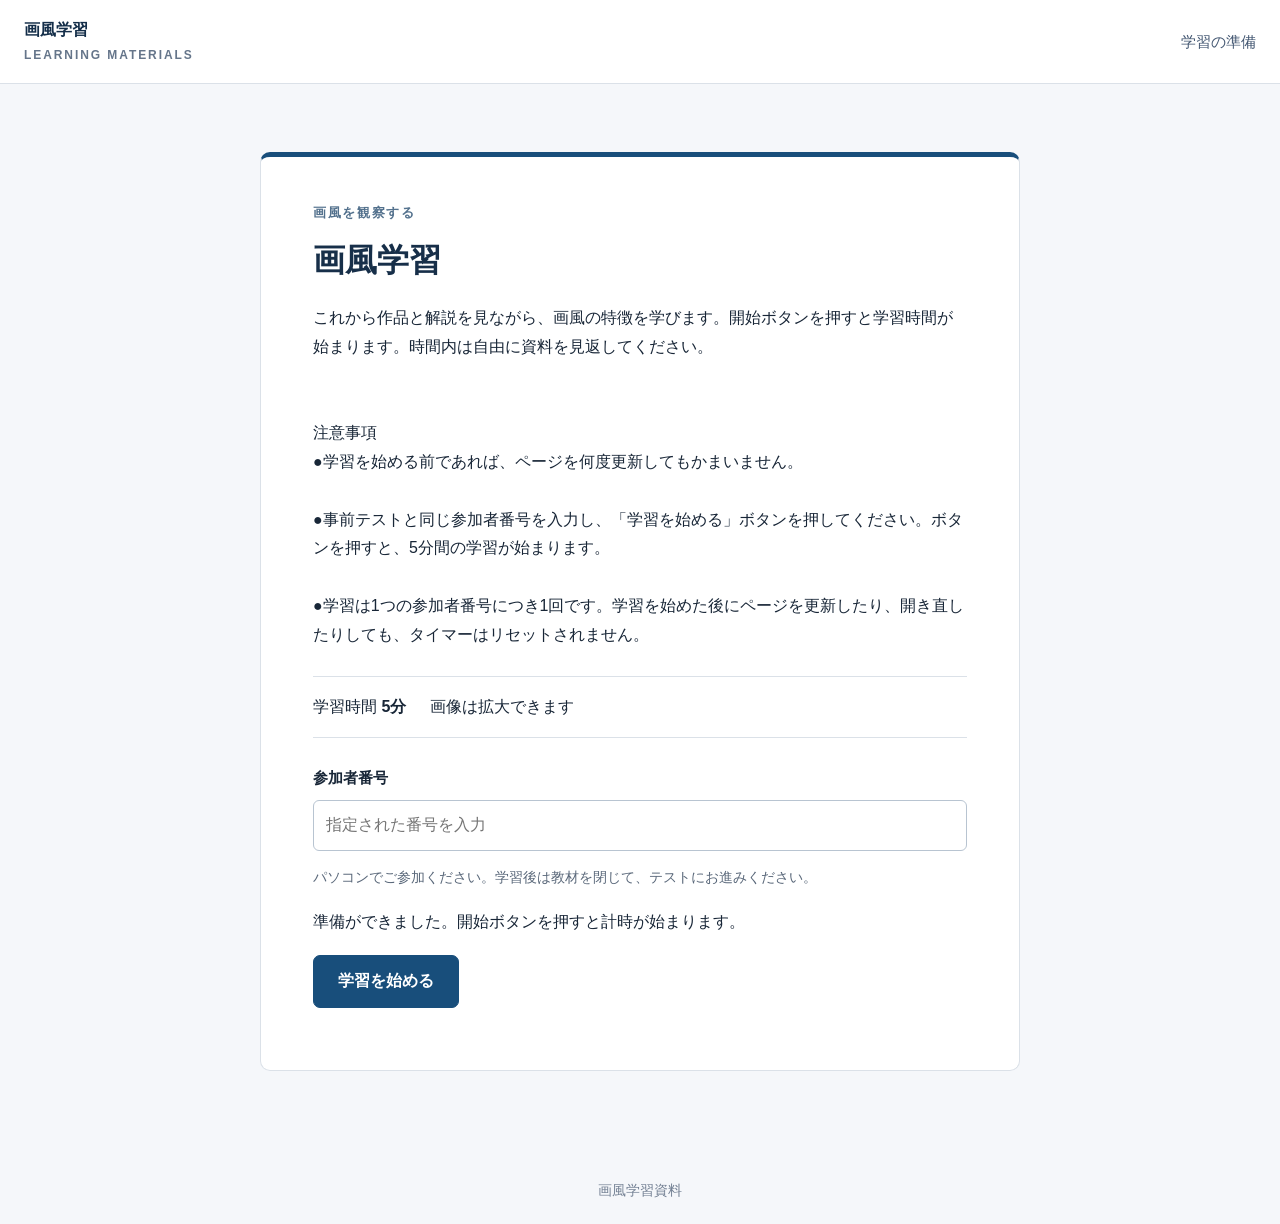
<file: index.html>
<!doctype html>
<html lang="ja"><head><meta charset="utf-8"><meta name="viewport" content="width=device-width,initial-scale=1"><title>画風学習</title><meta name="description" content="作品と解説を見ながら画風を学ぶ電子教材。"><link rel="icon" href="favicon.svg"><link rel="stylesheet" href="style.css"><script src="content.js" defer></script><script src="monet-content.js" defer></script><script src="van-gogh-content.js" defer></script><script src="layout.js" defer></script><script src="app.js" defer></script></head>
<body><header class="topbar"><a class="brand" href="./">画風学習<span>LEARNING MATERIALS</span></a><nav id="top-artist-nav" class="artist-nav top-artist-nav" aria-label="画家を切り替える（ヘッダー）" hidden></nav><div id="status" class="status">学習の準備</div></header>
<main><section id="welcome" class="welcome"><p class="eyebrow">画風を観察する</p><h1 id="title">画風学習</h1><p id="intro"></p><div class="facts"><span>学習時間 <strong id="duration">5分</strong></span><span>画像は拡大できます</span></div><form id="start-form"><label for="participant">参加者番号</label><input id="participant" name="participant" autocomplete="off" maxlength="64" required placeholder="指定された番号を入力"><p class="hint">パソコンでご参加ください。学習後は教材を閉じて、テストにお進みください。</p><p id="load-status" role="status">画像を読み込んでいます…</p><button id="start" disabled>学習を始める</button></form><p id="start-error" role="alert"></p></section>
<section id="lesson" hidden><div class="lesson-heading"><div><p class="eyebrow">LEARNING </p><h1 id="lesson-title"></h1></div><p class="hint">残り時間内は自由に見返せます。</p></div><nav id="artist-nav" class="artist-nav" aria-label="画家を切り替える"></nav><div id="sections"></div></section>
<section id="finished" class="welcome" hidden><p class="eyebrow">SESSION COMPLETE</p><h1>学習時間が終了しました</h1><p>ここからは教材を参照せず、ご自身で回答してください。</p><p id="finish-id"></p><a id="posttest" class="button" hidden>Google フォームで事後テストに回答する</a><p id="no-posttest" class="notice" hidden>次のテストのリンクはまだ設定されていません。実施者にご連絡ください。</p></section></main>
<dialog id="lightbox"><button id="close-lightbox" class="secondary">閉じる</button><img id="large-image" alt=""><p id="large-caption"></p></dialog><footer>画風学習資料</footer></body></html>
</file>
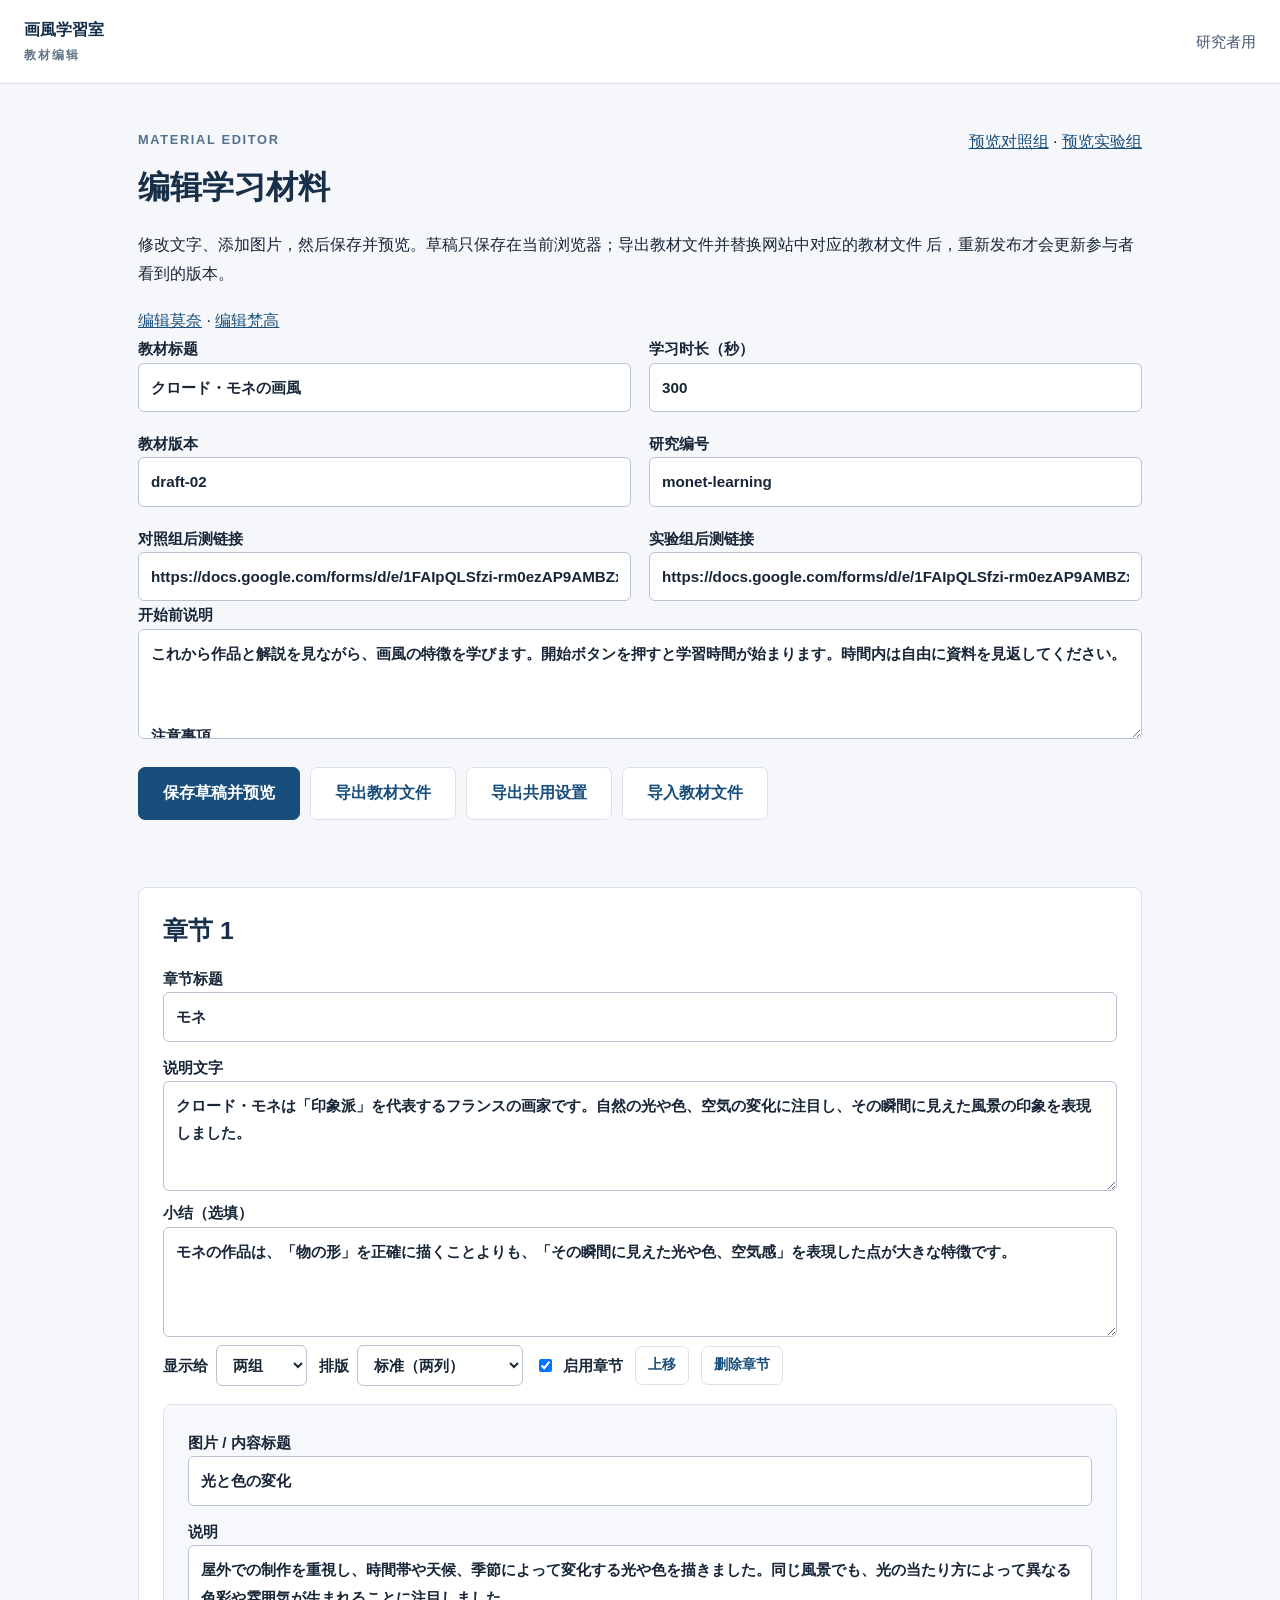
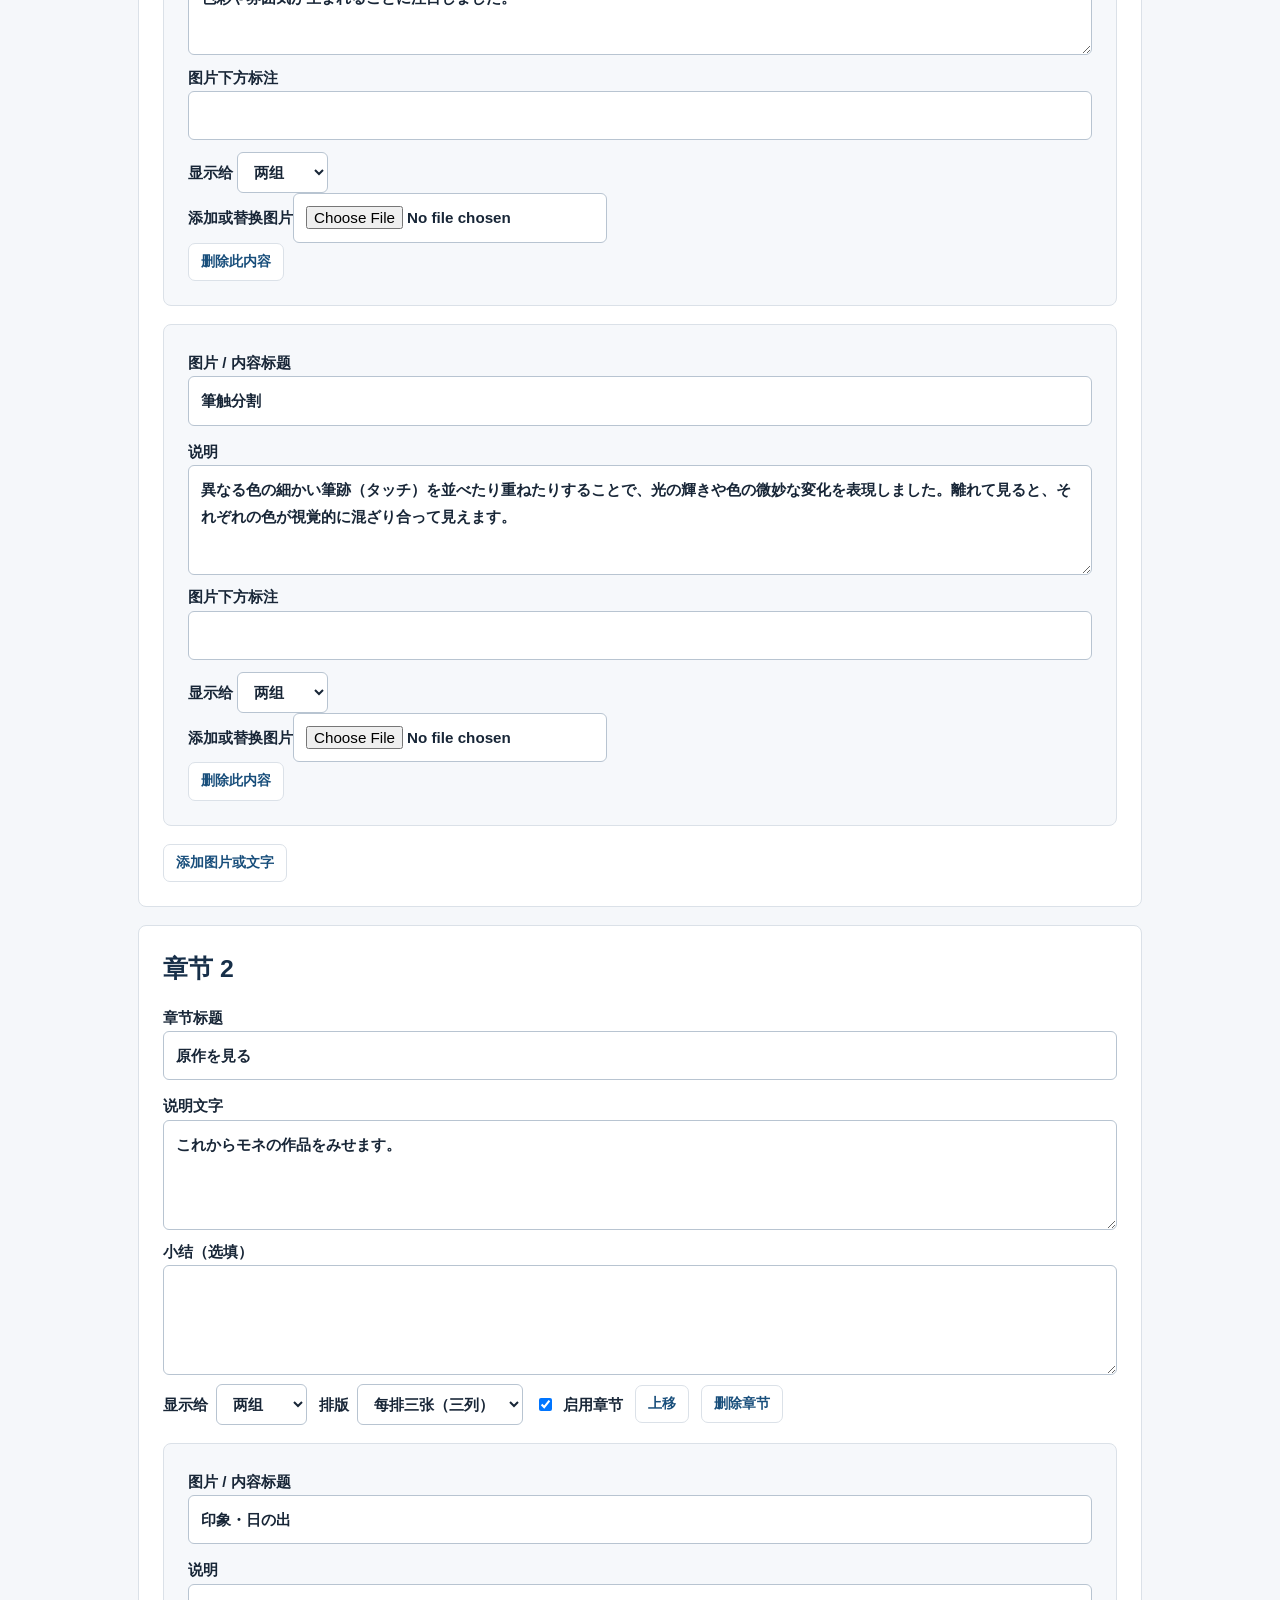
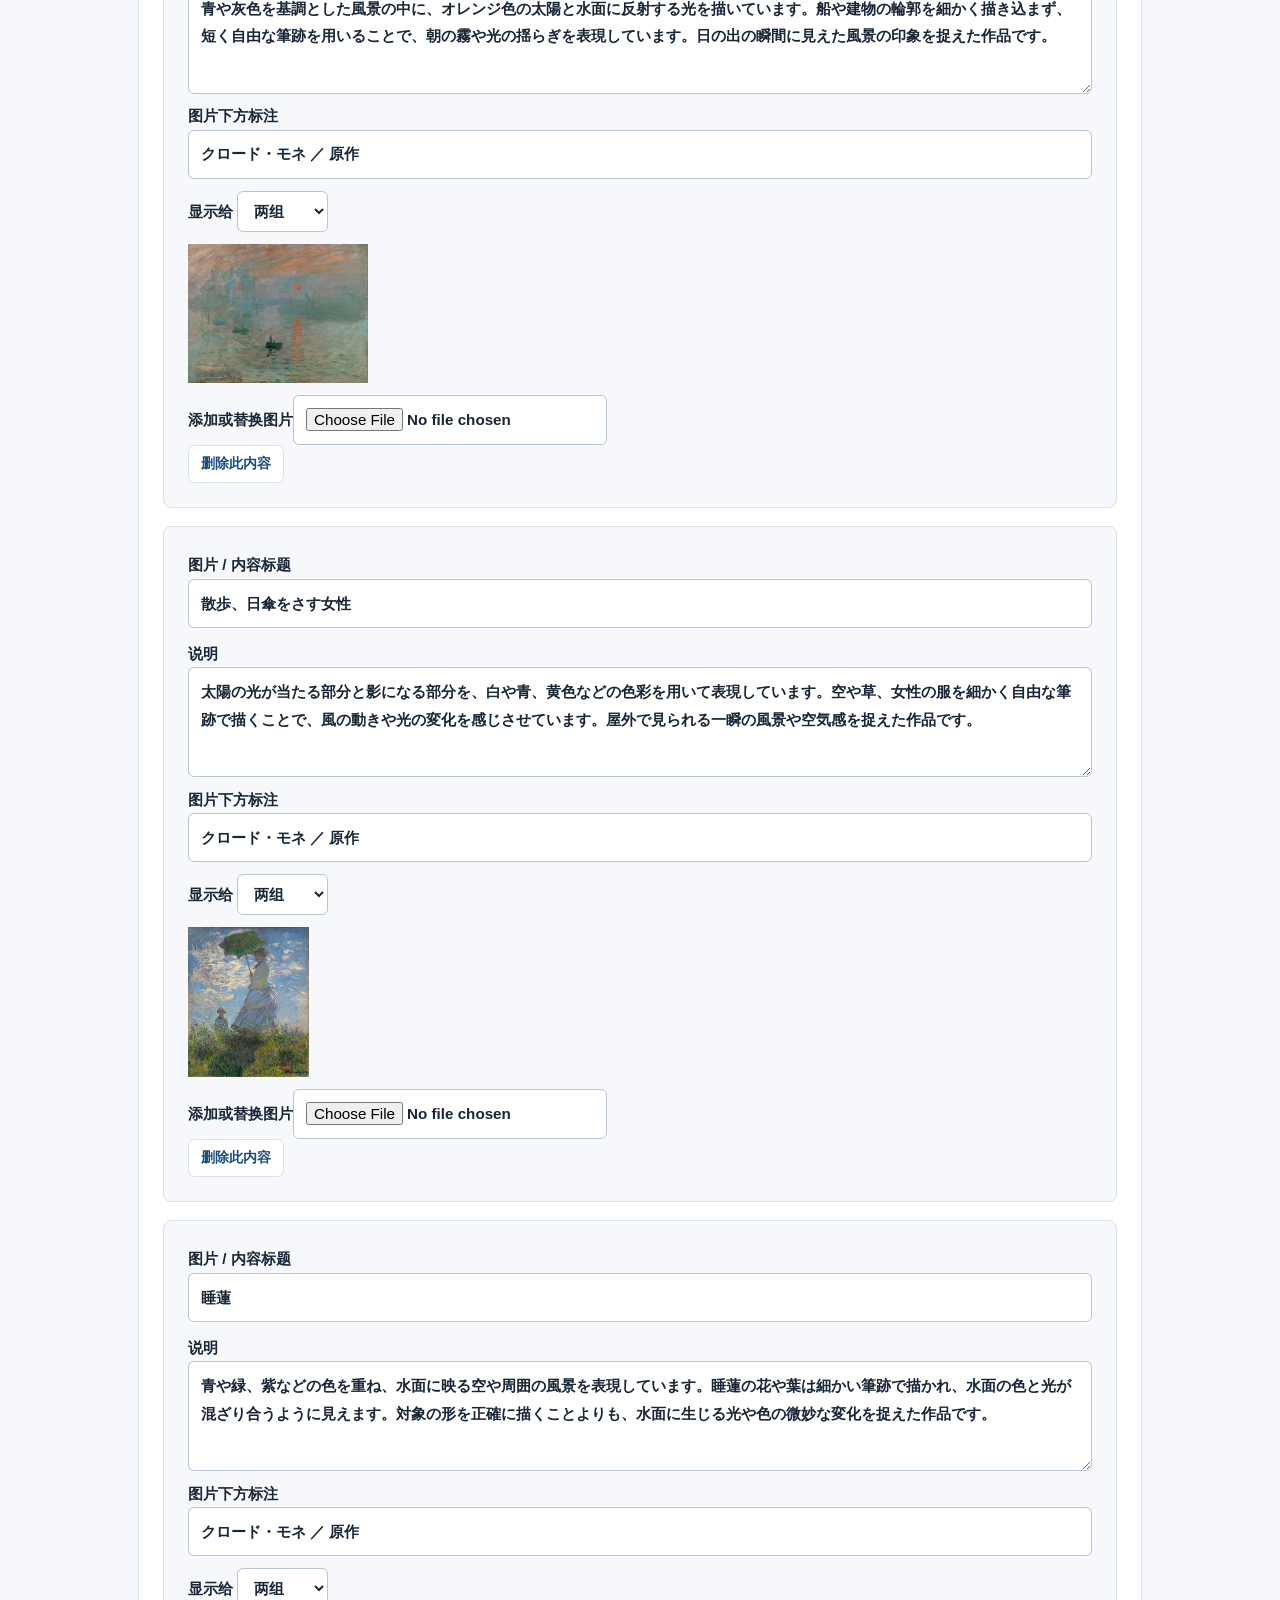
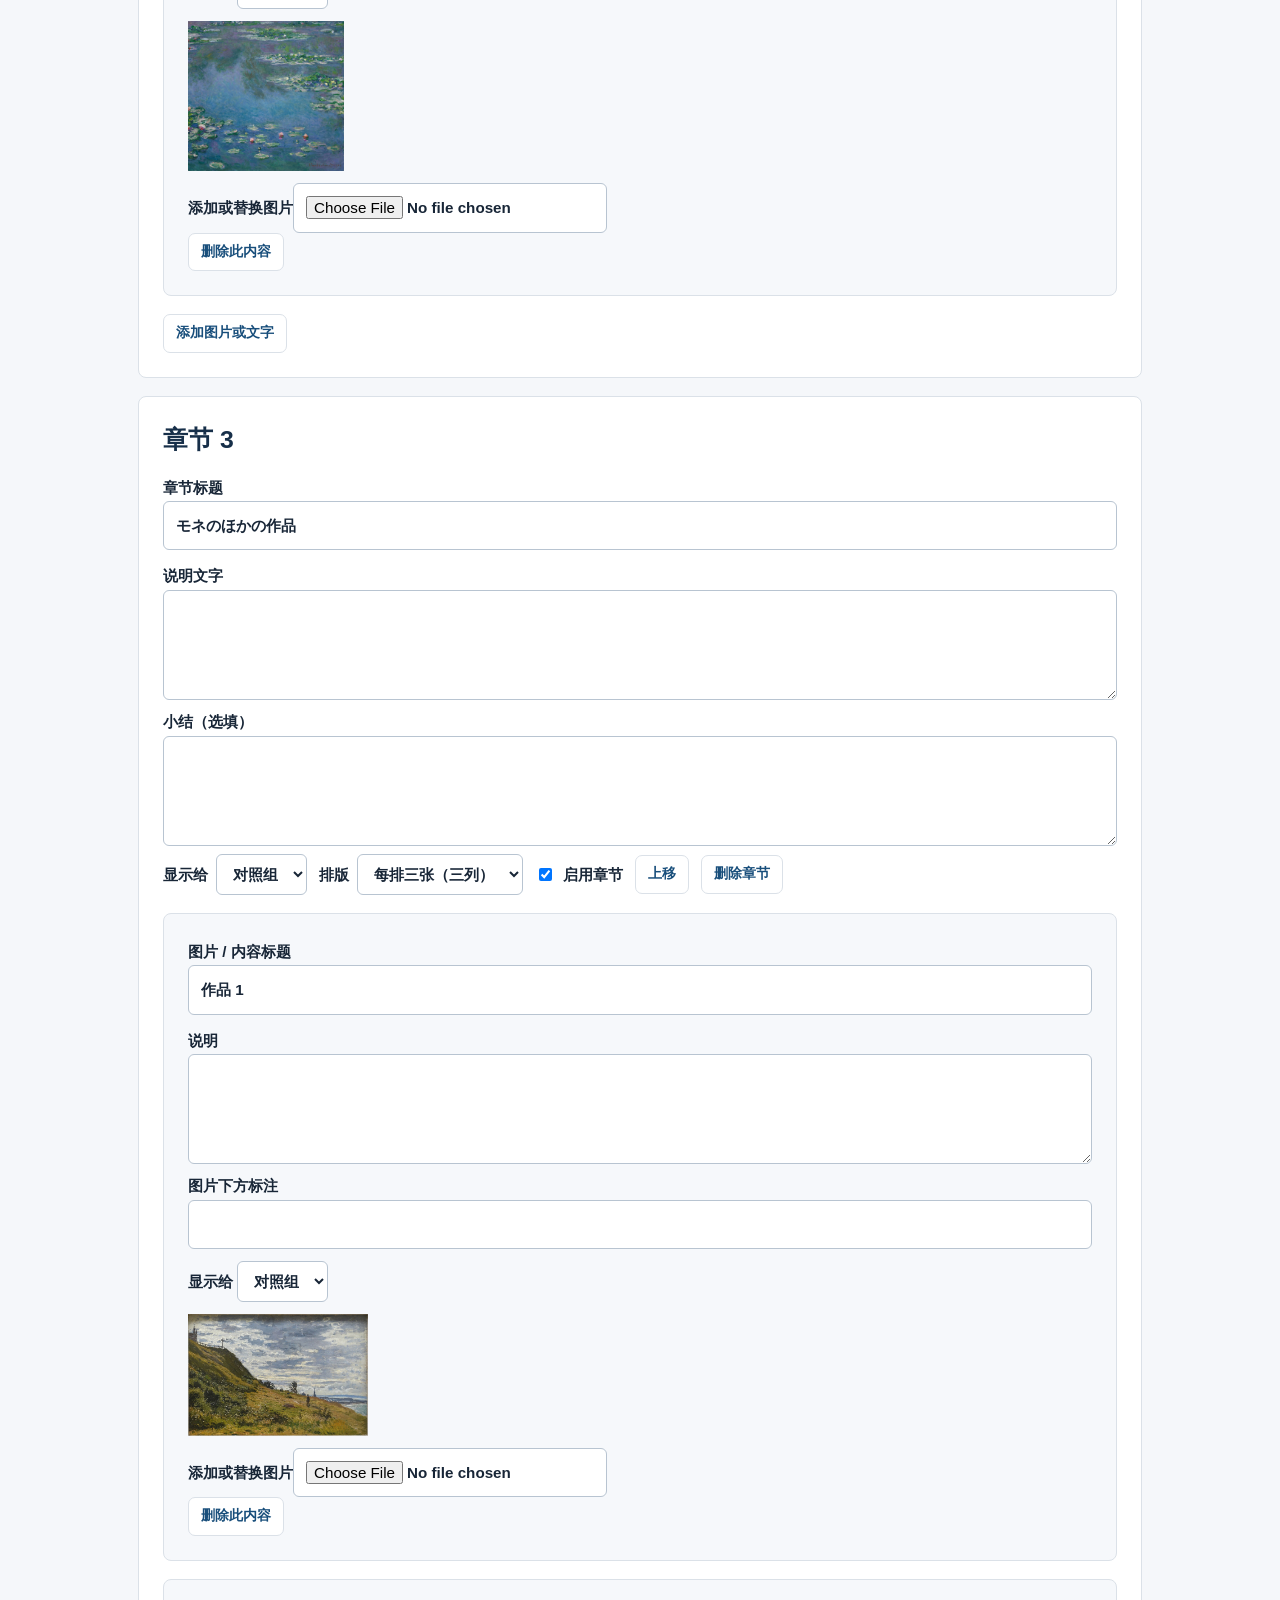
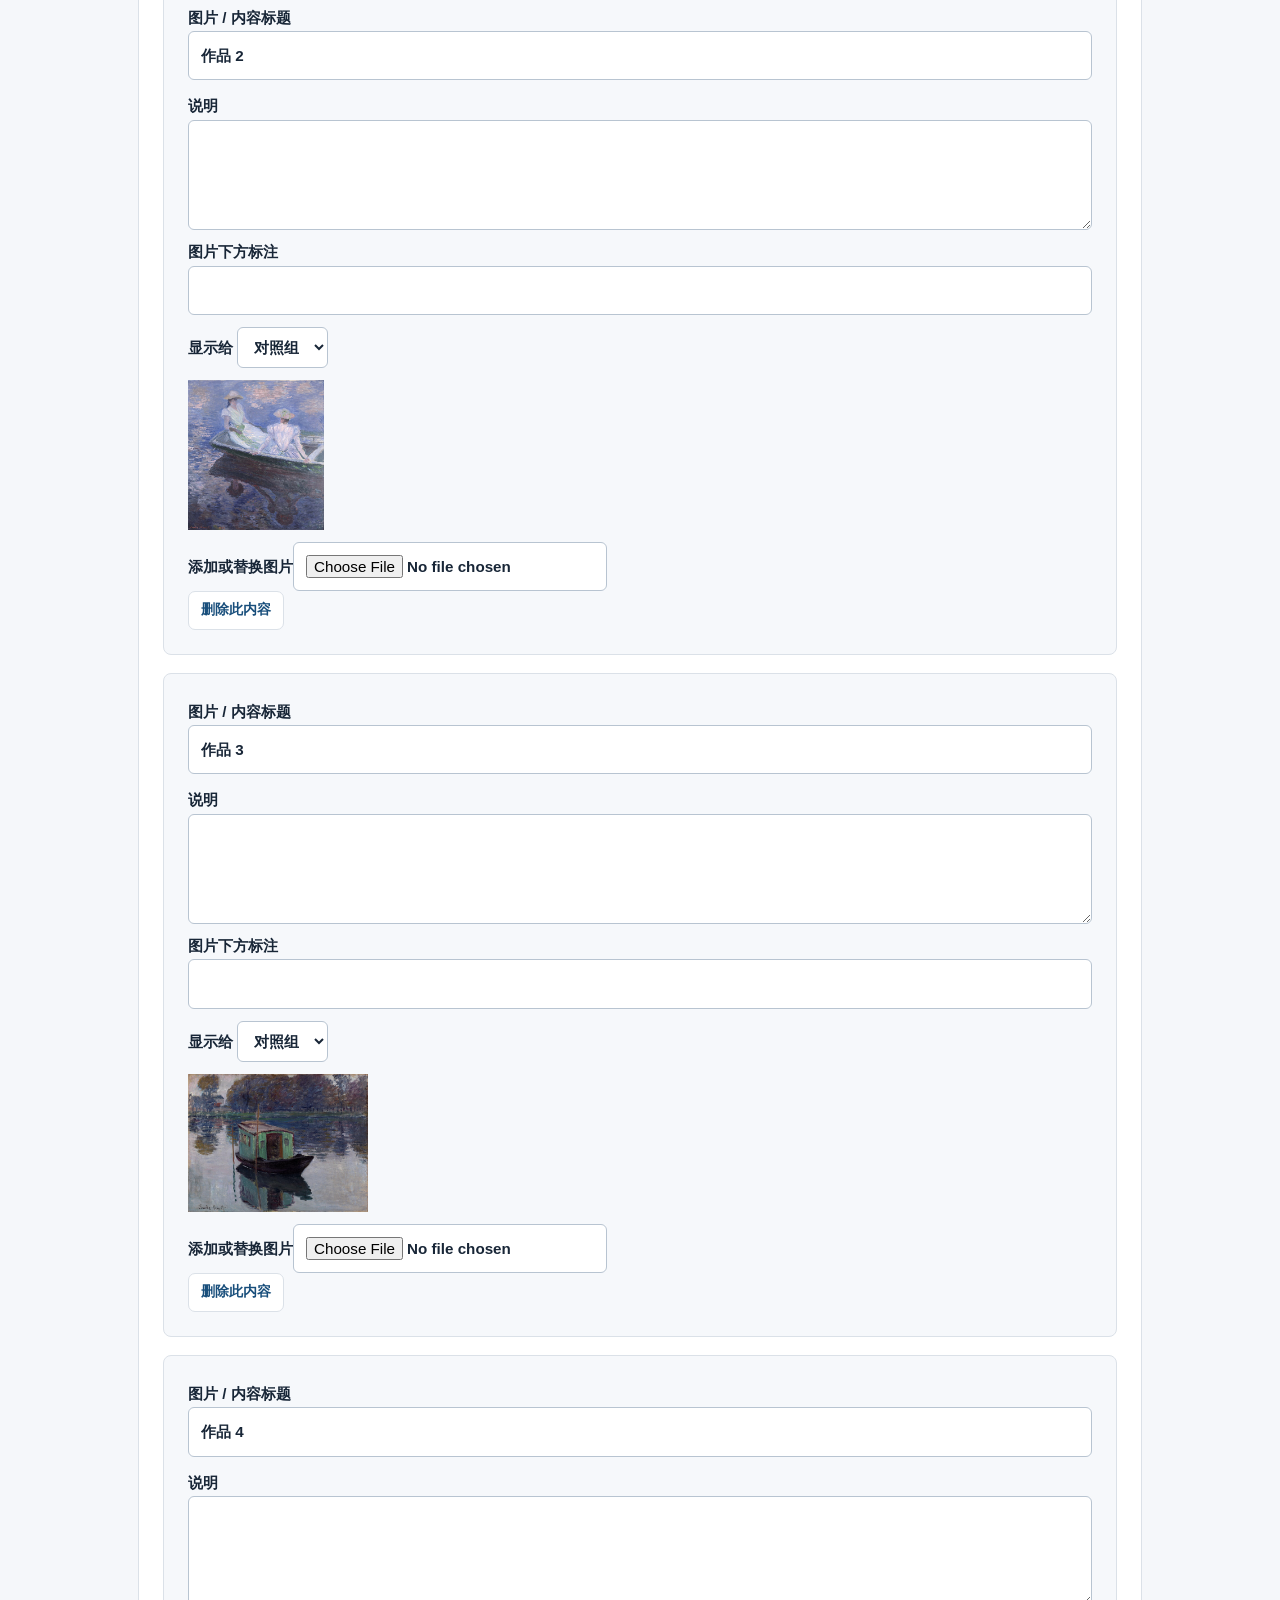
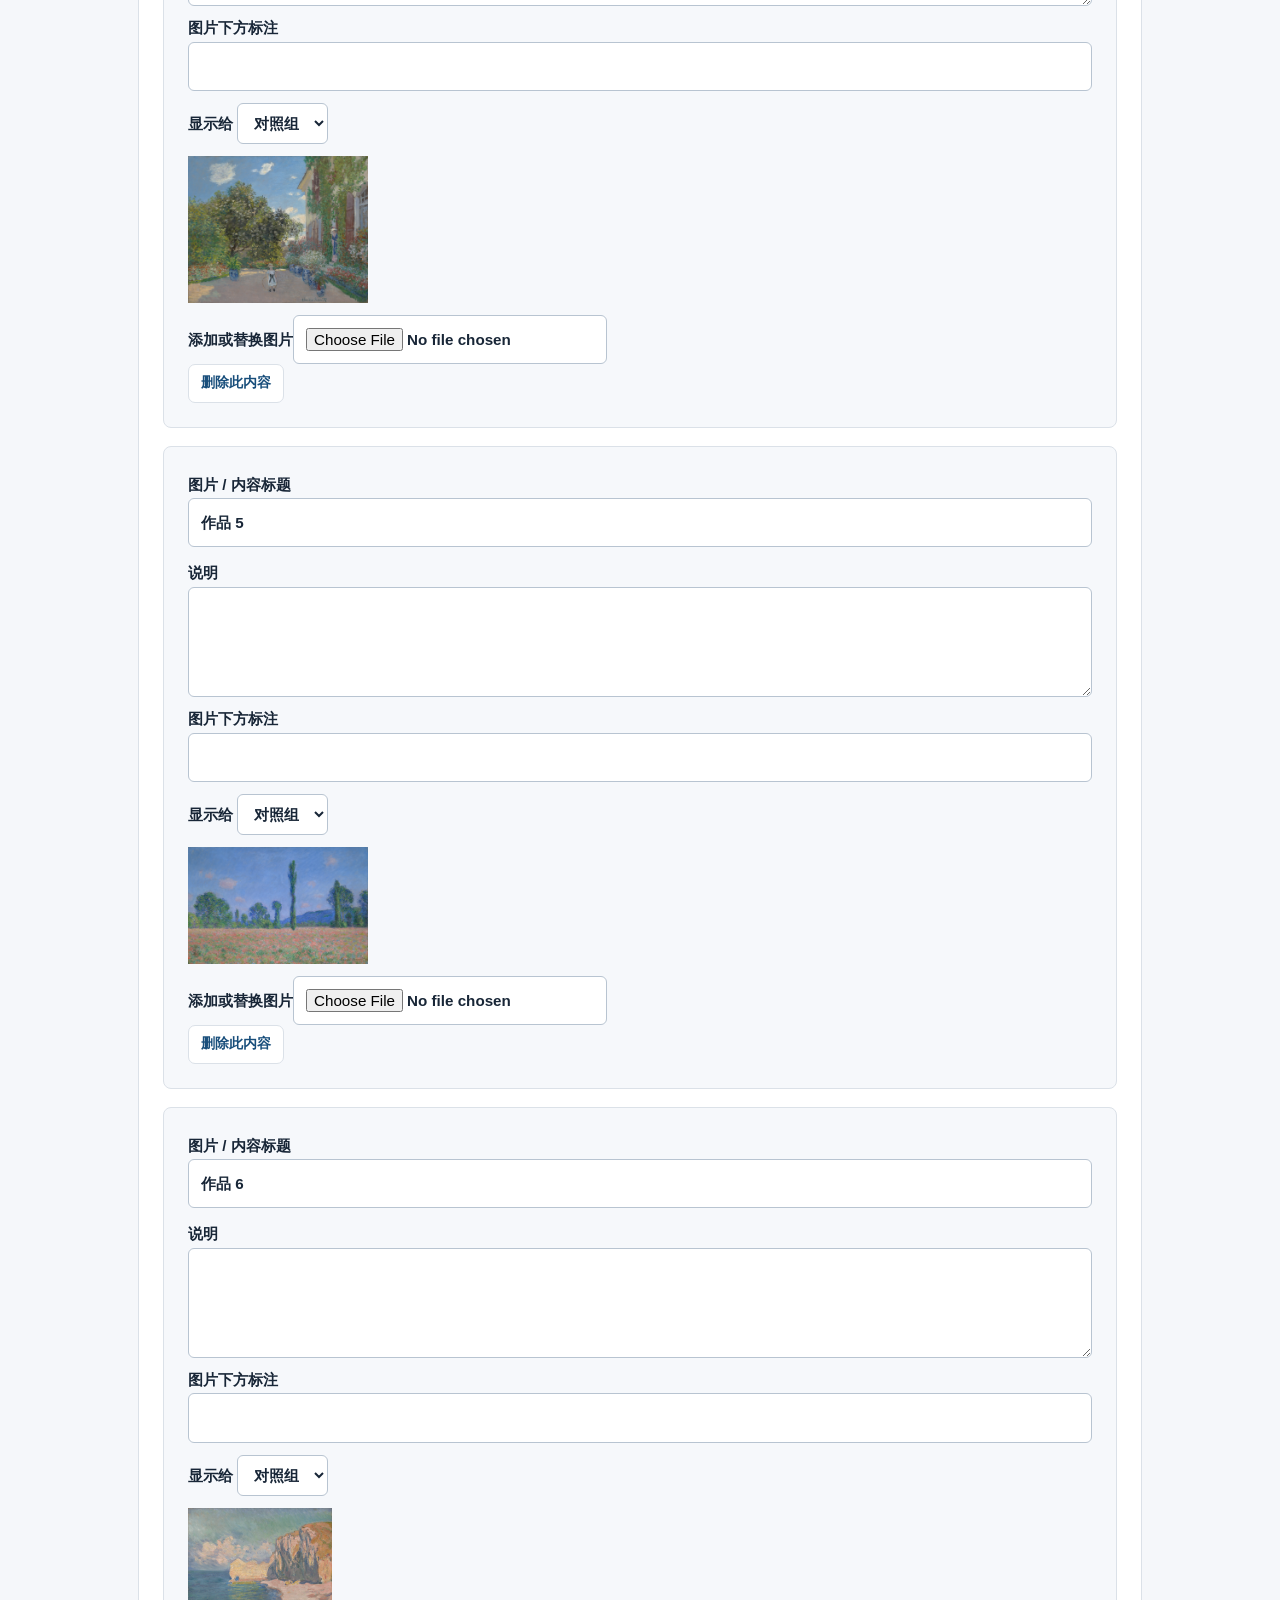
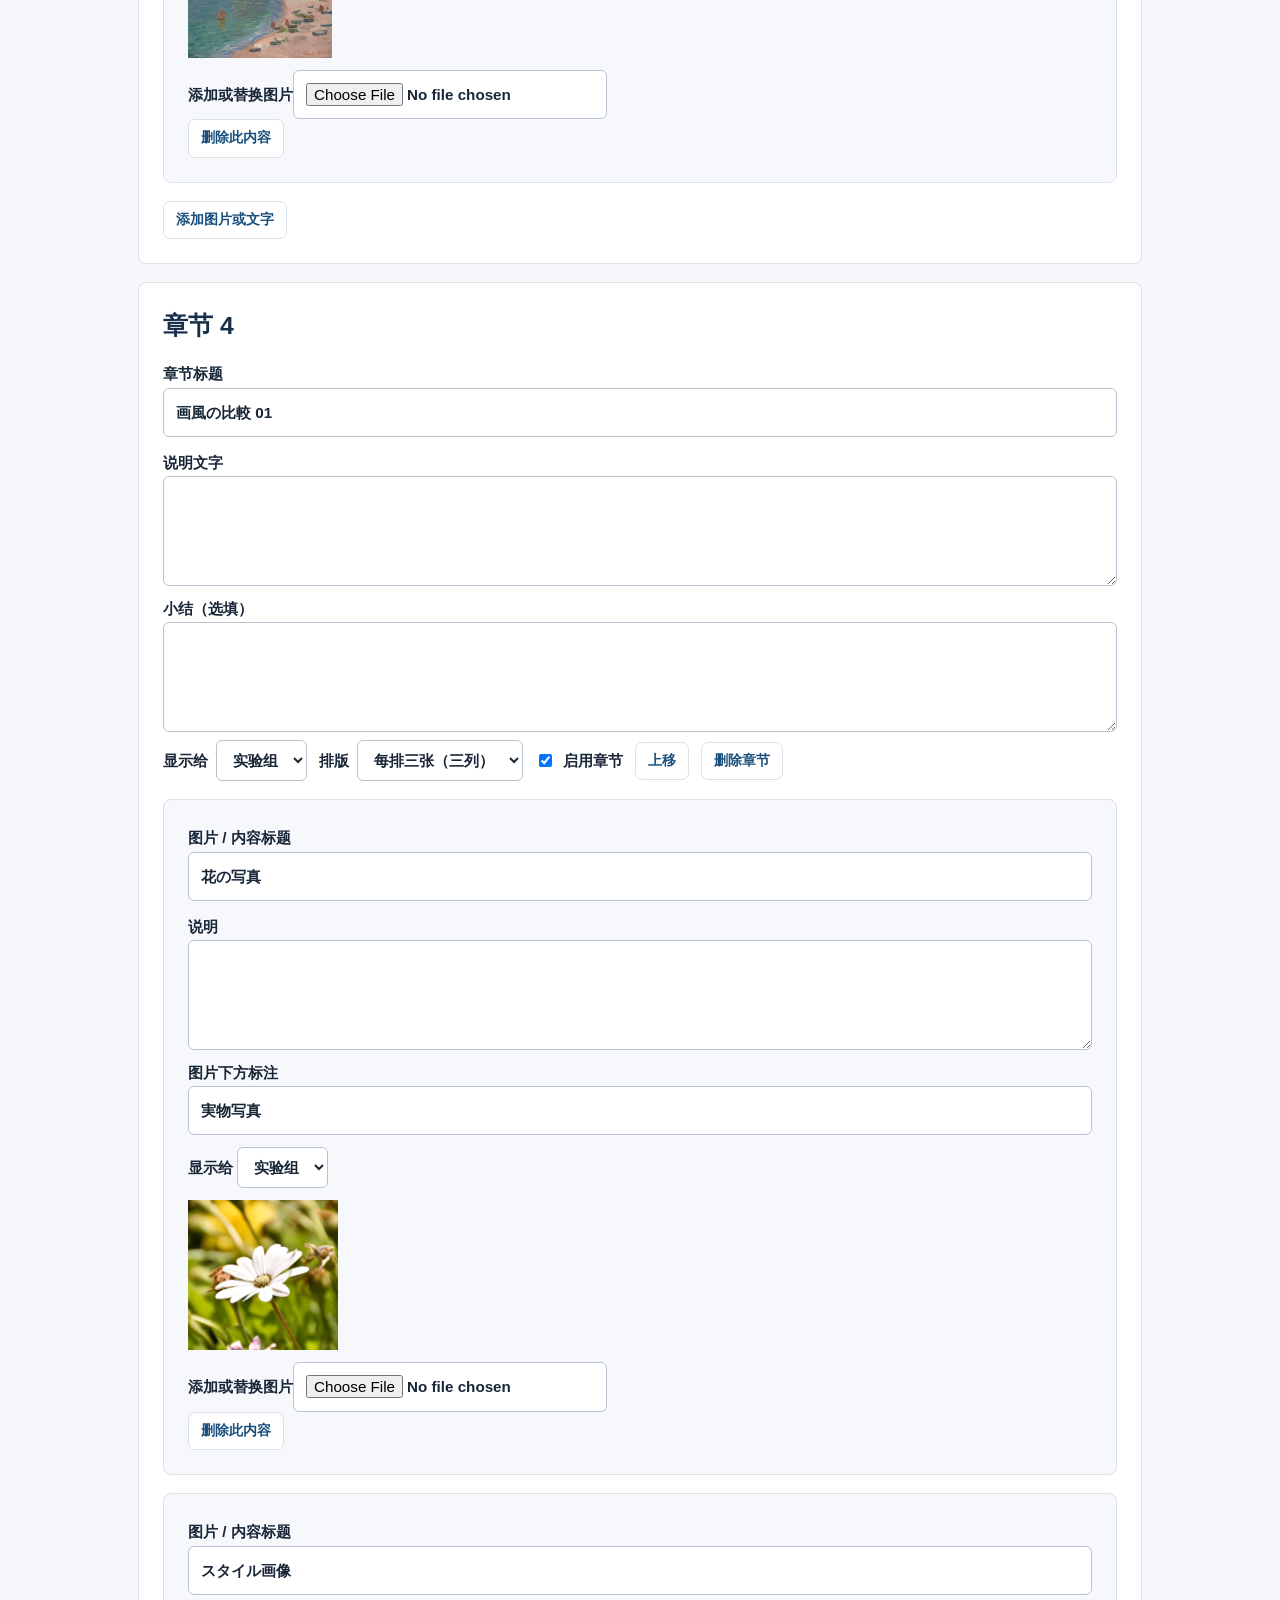
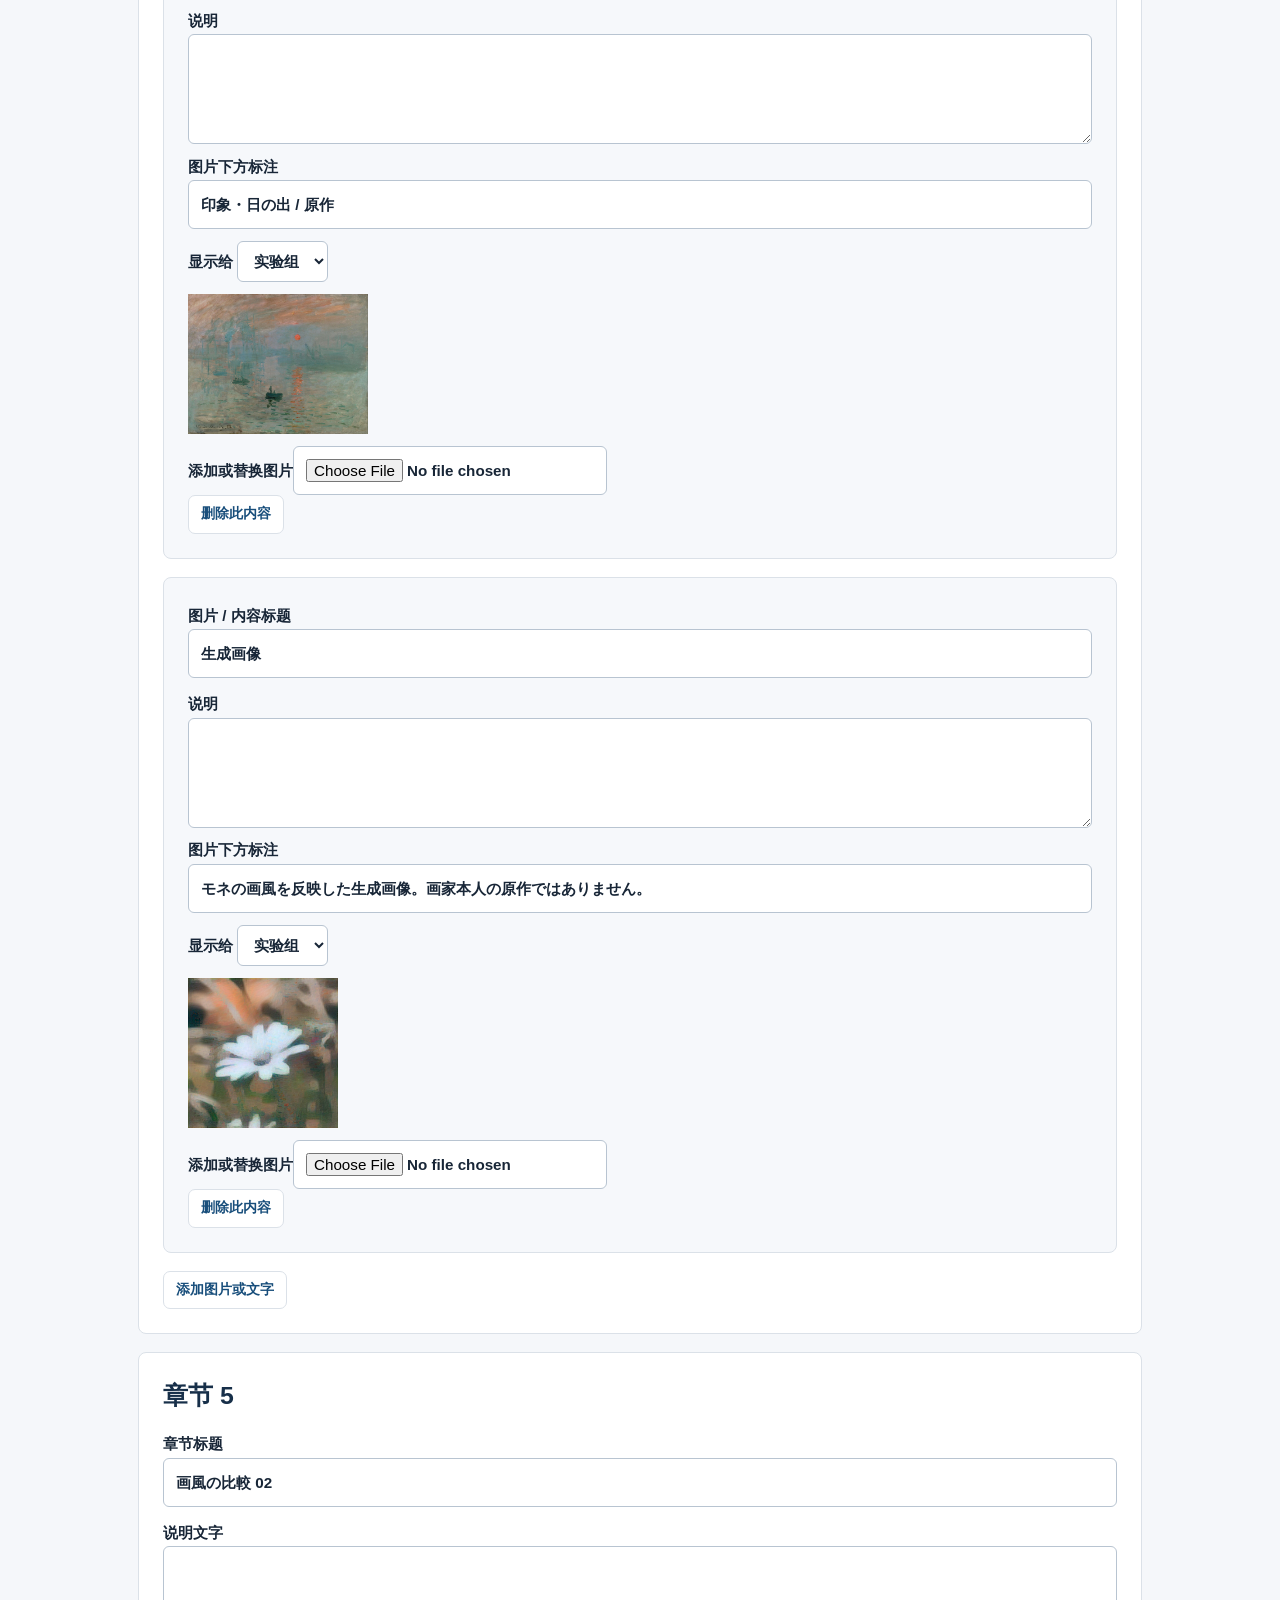
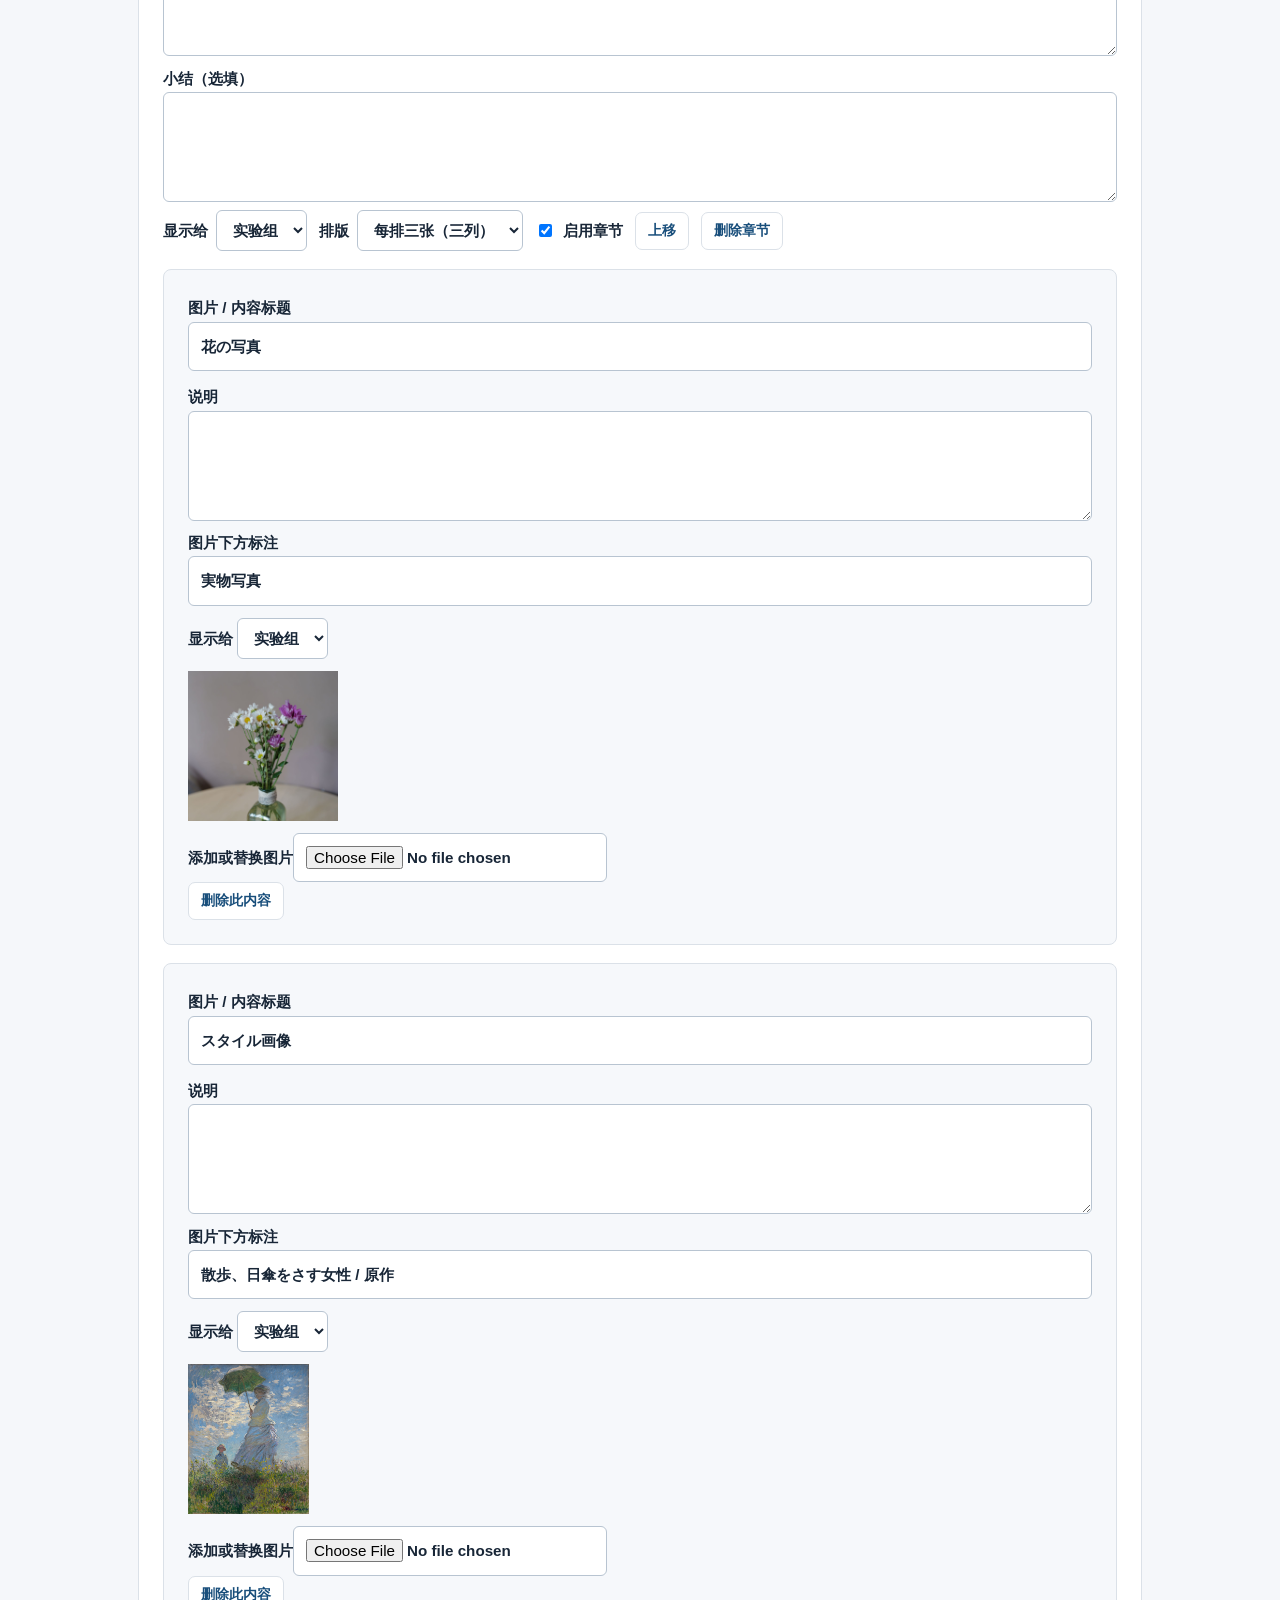
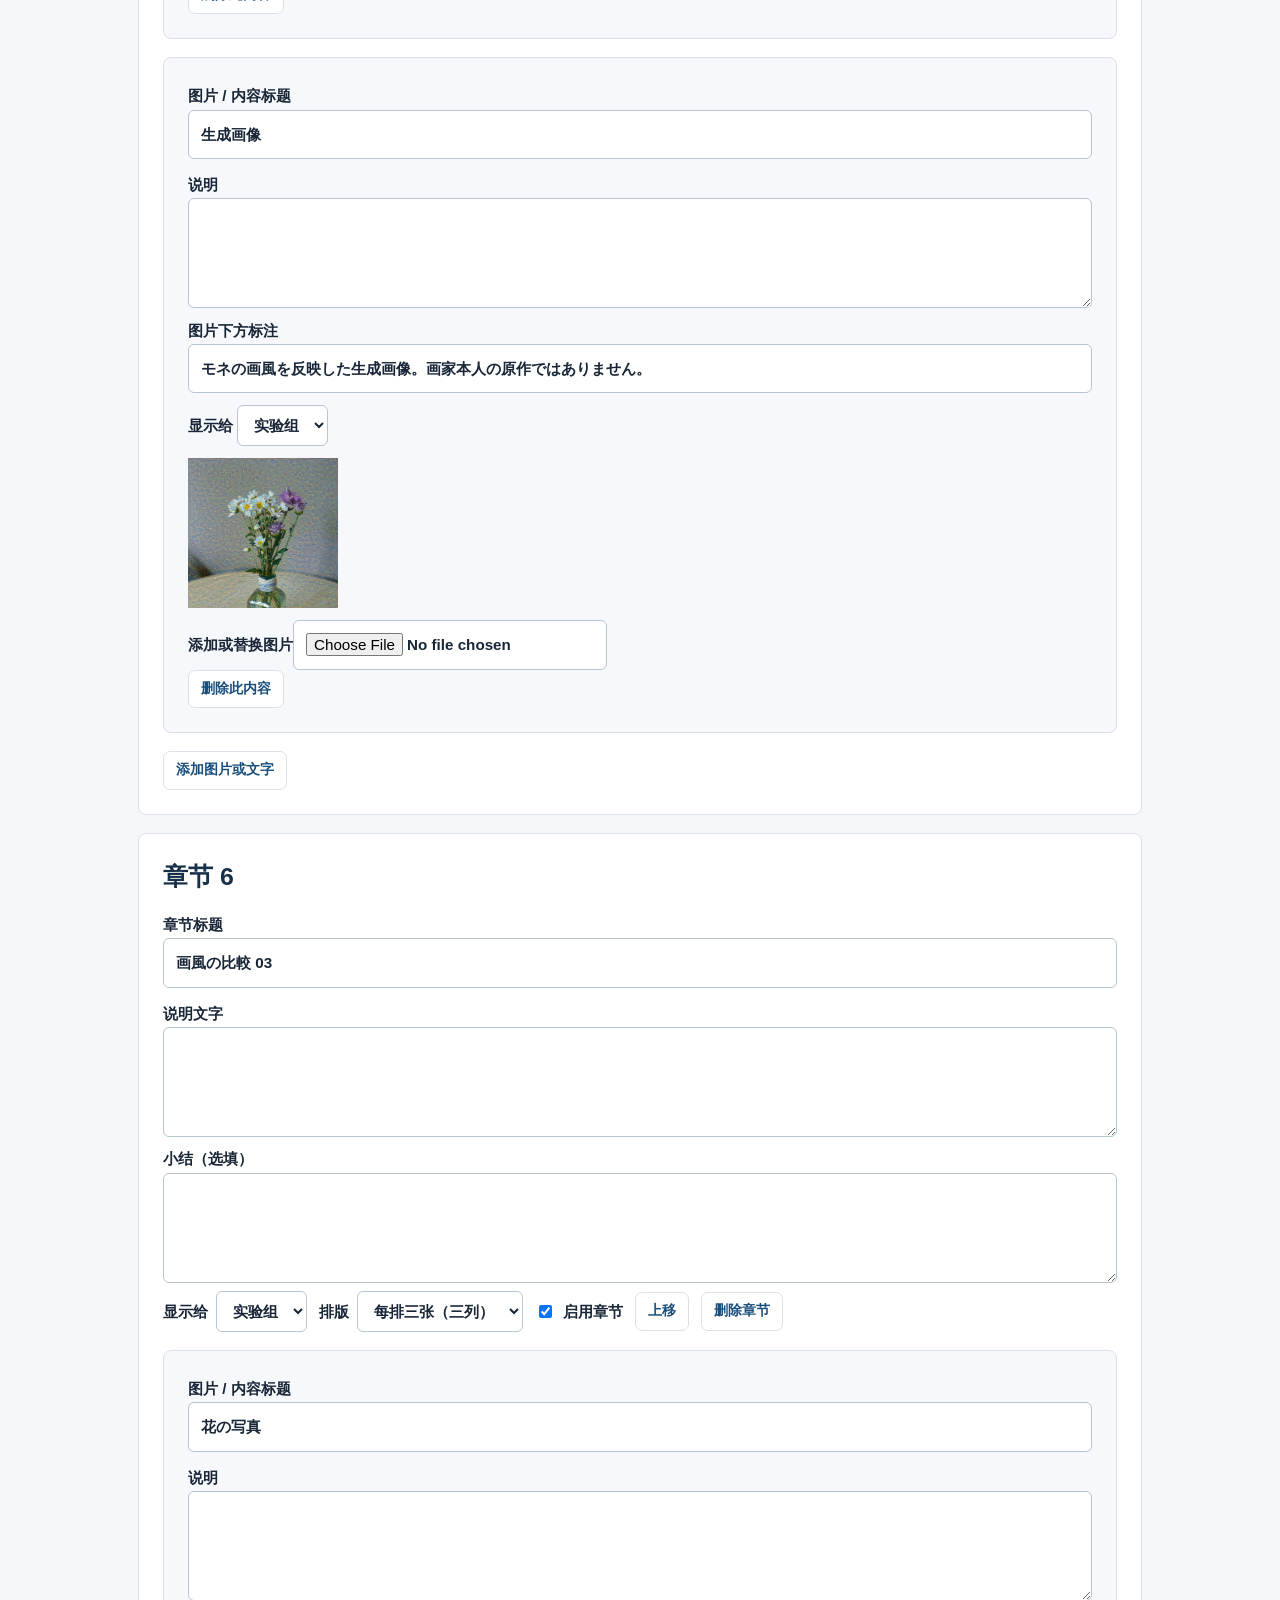
<file: editor.html>
<!doctype html><html lang="zh-CN"><head><meta charset="utf-8"><meta name="viewport" content="width=device-width,initial-scale=1"><title>教材编辑</title><link rel="icon" href="favicon.svg"><link rel="stylesheet" href="style.css"><script src="content.js" defer></script><script src="monet-content.js" defer></script><script src="van-gogh-content.js" defer></script><script src="layout.js" defer></script><script src="editor.js" defer></script></head><body><header class="topbar"><a class="brand" href="./">画風学習室<span>教材编辑</span></a><span class="status">研究者用</span></header><main class="editor"><div class="editor-header"><div><p class="eyebrow">MATERIAL EDITOR</p><h1>编辑学习材料</h1></div><div><a id="draft-control-preview" href="./?preview=1&amp;group=control" target="_blank" rel="noopener">预览对照组</a> · <a id="draft-preview" href="./?preview=1" target="_blank" rel="noopener">预览实验组</a></div></div><p>修改文字、添加图片，然后保存并预览。草稿只保存在当前浏览器；导出教材文件并替换网站中对应的教材文件 后，重新发布才会更新参与者看到的版本。</p><nav aria-label="切换画家"><a href="?artist=monet">编辑莫奈</a> · <a href="?artist=van-gogh">编辑梵高</a></nav><form id="settings"><div class="editor-grid"><label>教材标题<input id="edit-title" required></label><label>学习时长（秒）<input id="edit-duration" type="number" min="1" max="7200" required></label><label>教材版本<input id="edit-version" required></label><label>研究编号<input id="edit-study" required></label><label>对照组后测链接<input id="edit-control" type="url" placeholder="https://docs.google.com/forms/…"></label><label>实验组后测链接<input id="edit-experimental" type="url" placeholder="https://docs.google.com/forms/…"></label></div><label>开始前说明<textarea id="edit-intro"></textarea></label></form><div class="editor-toolbar"><button id="save-draft">保存草稿并预览</button><button id="export" class="secondary">导出教材文件</button><button id="export-settings" class="secondary">导出共用设置</button><button id="import-button" class="secondary">导入教材文件</button><input id="import-file" type="file" accept=".js,.json" hidden></div><p id="editor-status" class="editor-alert" role="status"></p><div id="edit-sections"></div><button id="add-triptych" class="secondary">添加三图组（实验组）</button> <button id="add-section" class="secondary">添加章节</button><details><summary>参与者入口与版本说明</summary><p>对照组：index.html?group=control<br>实验组：index.html?group=experimental<br>保存草稿不会改变计时。修改版本号会建立新的学习记录；正式收集期间请勿随意修改。当前网页不向研究者上传参与者计时记录。</p></details></main><footer>原文件保留不变</footer></body></html>
</file>
<file: style.css>
:root {
  font-family:"Yu Gothic UI","Meiryo",sans-serif;
  color:#182637;
  background:#f5f7fa;
  font-size:16px;
  line-height:1.8;
  --blue:#184e7b;
  --line:#dbe1e8
}

* {
  box-sizing:border-box
}

body {
  margin:0
}

button,input,textarea,select {
  font:inherit
}

button,.button {
  background:var(--blue);
  color:#fff;
  border:1px solid var(--blue);
  border-radius:7px;
  padding:11px 24px;
  cursor:pointer;
  font-weight:600;
  display:inline-block;
  text-decoration:none
}

button:hover,.button:hover {
  background:#103a5f
}

button:disabled {
  cursor:wait;
  opacity:.5
}

.secondary {
  background:white;
  color:var(--blue);
  border-color:var(--line)
}

.secondary:hover {
  background:#eaf0f6;
  color:#153f62
}

button:focus-visible,a:focus-visible,input:focus-visible,textarea:focus-visible,select:focus-visible {
  outline:3px solid #b65b13;
  outline-offset:3px
}

[hidden] {
  display:none!important
}

.topbar {
  position:sticky;
  top:0;
  z-index:5;
  min-height:84px;
  padding:14px max(24px,calc((100vw - 1240px)/2));
  display:flex;
  align-items:center;
  justify-content:space-between;
  gap:20px;
  background:#ffffffed;
  border-bottom:1px solid var(--line);
  backdrop-filter:blur(12px)
}

.brand {
  font-weight:700;
  text-decoration:none;
  color:#142e49;
  white-space:nowrap
}

.brand span {
  display:block;
  font-size:.75rem;
  letter-spacing:.16em;
  color:#65758a
}

.status {
  font-size:.95rem;
  color:#425671;
  text-align:right
}

.timer {
  font-size:1.5rem;
  font-variant-numeric:tabular-nums;
  color:#163d65
}

.timer.warn {
  color:#a44616
}

main {
  max-width:1240px;
  margin:auto;
  padding:44px 28px 64px
}

.welcome {
  background:white;
  max-width:760px;
  margin:24px auto;
  padding:44px 52px;
  border:1px solid var(--line);
  border-top:5px solid var(--blue);
  border-radius:10px
}

.eyebrow {
  font-size:.8rem;
  letter-spacing:.13em;
  color:#53718d;
  margin:0 0 12px;
  font-weight:600
}

h1,h2,h3 {
  line-height:1.5;
  color:#172f49
}

h1 {
  font-size:2rem;
  margin:0 0 20px
}

h2 {
  font-size:1.55rem;
  margin:0 0 16px
}

h3 {
  font-size:1.12rem;
  margin:0 0 10px
}

p {
  margin:0 0 18px;
  white-space:pre-line
}

.facts {
  display:flex;
  gap:24px;
  flex-wrap:wrap;
  padding:16px 0;
  border-top:1px solid var(--line);
  border-bottom:1px solid var(--line);
  margin:26px 0
}

.hint {
  font-size:.9rem;
  color:#5a687a
}

.notice {
  background:#fff4de;
  border-left:3px solid #b17b18;
  padding:16px;
  color:#674b1a
}

.welcome input {
  display:block;
  width:100%;
  margin:8px 0 14px
}

input,textarea,select {
  border:1px solid #b8c4d1;
  border-radius:6px;
  padding:10px 12px;
  background:#fff;
  color:#182637
}

textarea {
  width:100%;
  min-height:110px;
  resize:vertical
}

.lesson-heading {
  display:flex;
  align-items:center;
  justify-content:space-between;
  gap:24px
}

.artist-nav {
  display:flex;
  gap:10px;
  flex-wrap:wrap
}

#artist-nav {
  padding:0 0 24px
}

.artist-nav a {
  font-size:.9rem;
  color:var(--blue);
  text-decoration:none;
  background:white;
  border:1px solid var(--line);
  border-radius:20px;
  padding:5px 15px
}

.artist-nav a[aria-current="page"] {
  background:var(--blue);
  border-color:var(--blue);
  color:white
}

.material-section {
  scroll-margin-top:110px;
  background:white;
  border:1px solid var(--line);
  border-radius:9px;
  margin-bottom:24px;
  padding:30px
}

.section-text {
  max-width:900px
}

.cards {
  display:grid;
  grid-template-columns:repeat(2,minmax(0,1fr));
  gap:28px
}

.card {
  min-width:0
}

.image-button {
  display:block;
  width:100%;
  padding:0;
  background:#f2f4f7;
  border:1px solid #e5e9ef;
  border-radius:4px;
  overflow:hidden;
  cursor:zoom-in
}

.image-button:hover {
  background:#edf1f5
}

.image-button img {
  display:block;
  width:100%;
  height:380px;
  object-fit:contain
}

.caption {
  font-size:.86rem;
  color:#617084;
  margin:8px 0 16px
}

.card p:not(.caption) {
  font-size:1rem
}

.summary {
  border-left:3px solid var(--blue);
  padding:12px 20px;
  background:#f0f5fa
}

dialog {
  border:0;
  border-radius:8px;
  max-width:96vw;
  max-height:96vh;
  padding:18px;
  box-shadow:0 12px 60px #0004
}

dialog::backdrop {
  background:#102030d9
}

dialog img {
  display:block;
  max-width:88vw;
  max-height:77vh;
  object-fit:contain;
  margin:12px auto
}

dialog p {
  margin:6px 0 0
}

footer {
  text-align:center;
  padding:20px;
  font-size:.85rem;
  color:#738093
}

label {
  display:block;
  font-weight:600;
  font-size:.95rem
}

#start-error {
  color:#a33225
}

.editor {
  max-width:1060px
}

.editor-header {
  display:flex;
  justify-content:space-between;
  gap:20px;
  align-items:start
}

.editor-toolbar {
  display:flex;
  gap:10px;
  flex-wrap:wrap;
  margin:20px 0
}

.editor-grid {
  display:grid;
  grid-template-columns:1fr 1fr;
  gap:18px
}

.editor-grid input,.editor-grid select {
  width:100%
}

.edit-section,.edit-card {
  background:white;
  padding:24px;
  border:1px solid var(--line);
  border-radius:8px;
  margin:18px 0
}

.edit-card {
  background:#f6f8fb
}

.edit-section input[type=text],.edit-card input[type=text] {
  width:100%;
  margin-bottom:12px
}

.edit-card img {
  max-width:180px;
  max-height:150px;
  display:block;
  margin:12px 0
}

.row {
  display:flex;
  gap:12px;
  align-items:center;
  flex-wrap:wrap
}

.row label {
  display:inline-flex;
  gap:8px;
  align-items:center
}

.small {
  font-size:.85rem;
  padding:6px 12px
}

.editor-alert {
  color:#325d41;
  min-height:1.8em
}

.editor details {
  margin-top:16px
}

a {
  color:var(--blue)
}

@media(min-width:1450px) {
  .image-button img {
    height:440px
  }
}

@media(max-width:700px) {
  main {
    padding:24px 16px
  }
  .topbar {
    padding:12px 18px;
    flex-wrap:wrap;
    gap:8px 16px
  }
  .top-artist-nav {
    order:1;
    flex-basis:100%
  }
  .welcome {
    padding:26px 22px;
    margin:4px auto
  }
  .cards,.editor-grid {
    grid-template-columns:1fr
  }
  .material-section {
    padding:22px
  }
  .image-button img {
    height:auto;
    max-height:480px
  }
  .lesson-heading,.editor-header {
    display:block
  }
  h1 {
    font-size:1.6rem
  }
  .timer {
    font-size:1.25rem
  }
  .facts {
    gap:10px 24px
  }
}

/* Dedicated comparison sections; common two-column material is unchanged. */
.cards.triptych {
  grid-template-columns:repeat(3,minmax(0,1fr));
  gap:20px
}

.triptych .image-button img {
  height:320px
}

.triptych .card h3 {
  font-size:1.05rem
}

.image-placeholder {
  display:grid;
  place-items:center;
  min-height:160px;
  border:1px dashed #b8c0c5;
  border-radius:8px;
  color:#505d66
}

@media(max-width:850px) {
  .cards.triptych {
    grid-template-columns:1fr
  }
  .triptych .image-button img {
    height:auto;
    max-height:520px
  }
}
</file>
